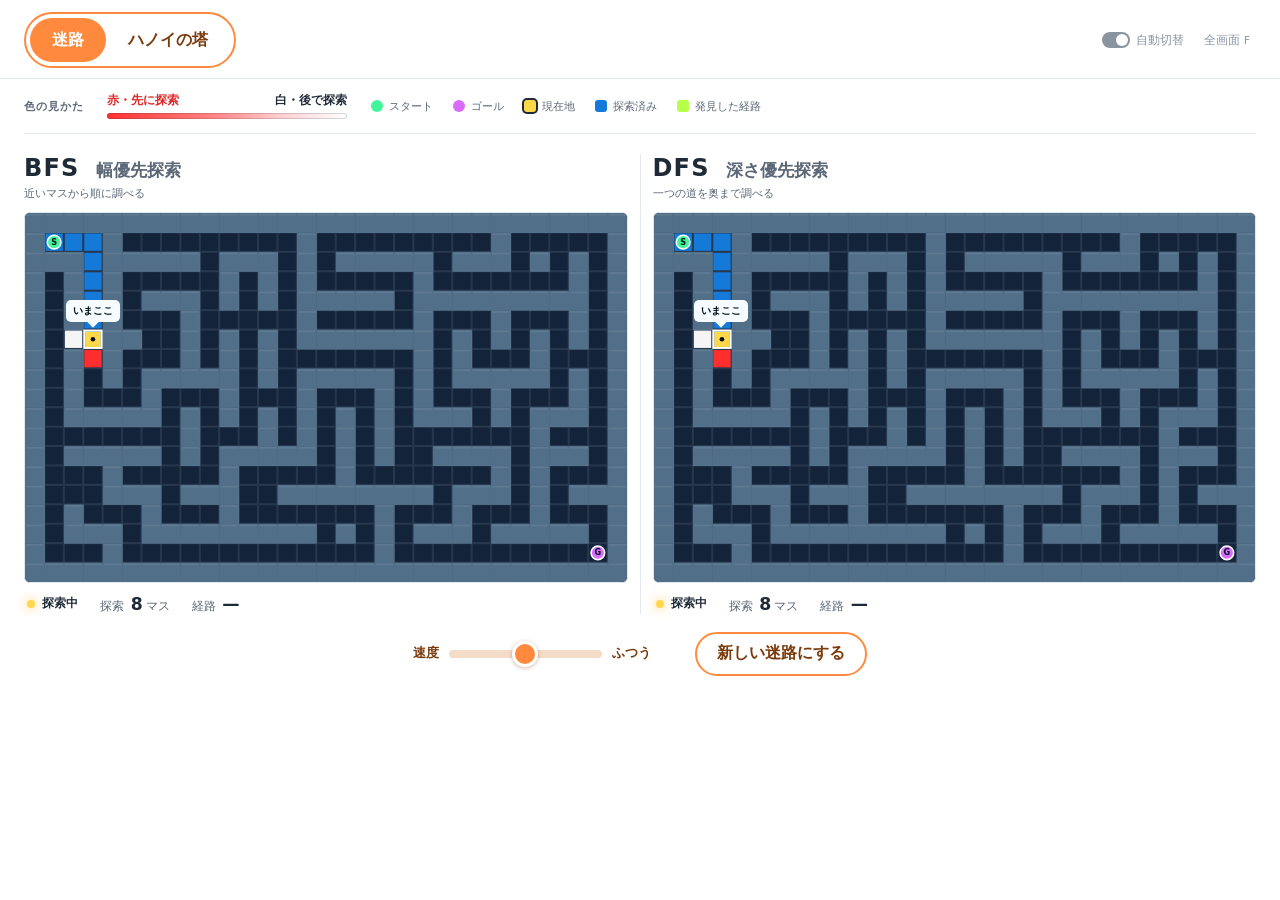
<file: index.html>
<!doctype html>
<html lang="ja">
  <head>
    <meta charset="UTF-8" />
    <title>探索アルゴリズム</title>
    <script>location.replace('search-demo/' + location.hash);</script>
    <meta http-equiv="refresh" content="0; url=search-demo/" />
  </head>
  <body><a href="search-demo/">探索アルゴリズムのデモを開く</a></body>
</html>
</file>
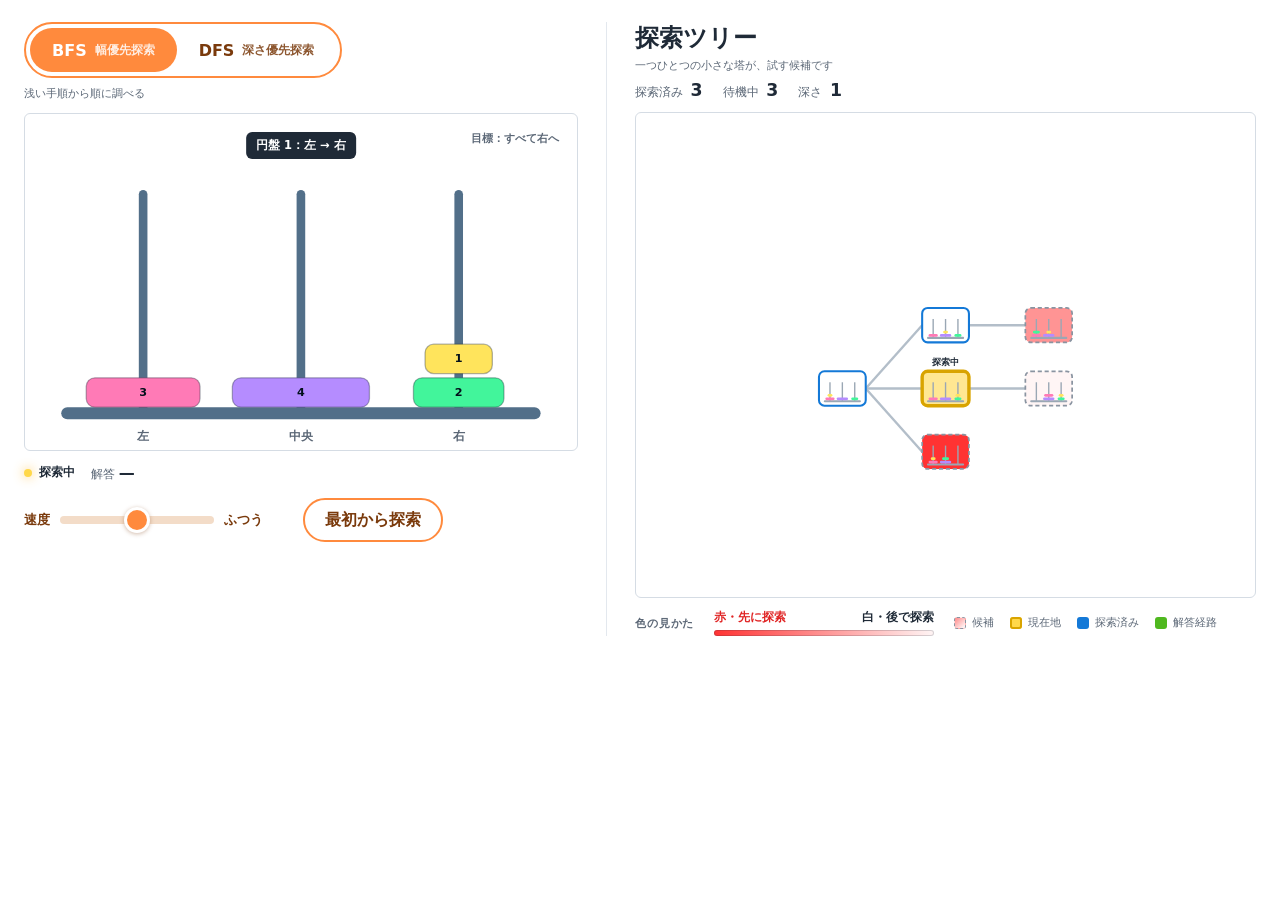
<file: hanoi-search/index.html>
<!doctype html>
<html lang="ja">
  <head>
    <meta charset="UTF-8" />
    <meta name="viewport" content="width=device-width, initial-scale=1.0" />
    <meta name="description" content="ハノイの塔を探索木と一緒に可視化するBFS・DFSデモ" />
    <title>ハノイの塔 | BFS・DFS探索</title>
    <link rel="stylesheet" href="../search-demo/controls.css" />
    <link rel="stylesheet" href="style.css" />
  </head>
  <body>
    <main class="app">
      <div class="workspace">
        <section class="tower-panel" aria-labelledby="algorithm-title">
          <header class="section-heading">
            <div>
              <h1 id="algorithm-title" class="sr-only">BFS <span>幅優先探索</span></h1>
              <!-- Choosing which search to watch belongs with its title. -->
              <div class="segmented" role="group" aria-label="探索アルゴリズム">
                <button type="button" data-algorithm="bfs" aria-pressed="true">BFS <small>幅優先探索</small></button>
                <button type="button" data-algorithm="dfs" aria-pressed="false">DFS <small>深さ優先探索</small></button>
              </div>
              <p id="algorithm-copy">浅い手順から順に調べる</p>
            </div>
          </header>

          <div class="tower-stage">
            <span class="goal-caption">目標：すべて右へ</span>
            <svg id="tower" viewBox="0 0 640 390" role="img" aria-labelledby="tower-title tower-desc">
              <title id="tower-title">現在探索しているハノイの塔</title>
              <desc id="tower-desc">ランダムに配置された4枚の円盤を右の柱へ集めます</desc>
              <g class="tower-structure" aria-hidden="true">
                <rect class="base" x="42" y="340" width="556" height="14" rx="7"></rect>
                <rect class="peg" x="132" y="88" width="10" height="258" rx="5"></rect>
                <rect class="peg" x="315" y="88" width="10" height="258" rx="5"></rect>
                <rect class="peg" x="498" y="88" width="10" height="258" rx="5"></rect>
                <text x="137" y="378">左</text><text x="320" y="378">中央</text><text x="503" y="378">右</text>
              </g>
              <g id="disks" aria-hidden="true"></g>
            </svg>
            <div class="move-caption" id="move-caption" aria-live="polite">開始状態</div>
          </div>

          <div class="solution-summary" aria-label="解答と再生">
            <div class="solution-state">
              <div class="status" id="status" role="status" aria-live="polite"><i aria-hidden="true"></i><span>探索中</span></div>
              <span class="solution-length">解答 <strong id="path-count">—</strong></span>
            </div>
            <div class="result-actions" id="result-actions" hidden>
              <button id="view-solution" class="ctl" type="button">解答経路を見る</button>
              <span id="countdown-label"><strong id="countdown">5</strong>秒後に次へ</span>
              <span id="hold-label" hidden>さわっている間は次へ進みません</span>
            </div>
          </div>

          <div class="playback">
            <label class="speed" for="speed"><span>速度</span><input id="speed" type="range" min="1" max="5" value="3" /><strong id="speed-label">ふつう</strong></label>
            <button id="restart" class="ctl" type="button">最初から探索</button>
          </div>
        </section>

        <section class="tree-panel" aria-labelledby="tree-title">
          <header class="section-heading tree-heading">
            <div>
              <h2 id="tree-title">探索ツリー</h2>
              <p>一つひとつの小さな塔が、試す候補です</p>
            </div>
          </header>

          <div class="metrics" aria-label="探索ツリーの状況">
            <span>探索済み <strong id="visited-count">0</strong></span>
            <span>待機中 <strong id="frontier-count">1</strong></span>
            <span>深さ <strong id="depth-count">0</strong></span>
          </div>

          <div class="tree-stage">
            <svg id="tree" viewBox="-450 -300 900 600" role="img" aria-labelledby="tree-svg-title tree-svg-desc">
              <title id="tree-svg-title">ハノイの塔の探索ツリー</title>
              <desc id="tree-svg-desc">発見された状態が親の右側へ枝分かれし、カメラが現在地へ緩やかに追従します</desc>
              <g id="tree-edges"></g>
              <g id="tree-nodes"></g>
            </svg>
            <span class="drag-hint" id="drag-hint" hidden>ドラッグでツリーを動かせます</span>
          </div>

          <div class="color-guide" aria-label="探索ツリーの色の説明">
            <span class="guide-title">色の見かた</span>
            <div class="frontier-key" aria-label="点線の枠は探索候補で、赤を先に、白を後で探索します">
              <span>赤・先に探索</span><span>白・後で探索</span><i aria-hidden="true"></i>
            </div>
            <div class="tree-legend">
              <span><i class="frontier"></i>候補</span>
              <span><i class="current"></i>現在地</span>
              <span><i class="visited"></i>探索済み</span>
              <span><i class="path"></i>解答経路</span>
            </div>
          </div>
        </section>
      </div>
    </main>

    <script src="../search-demo/bridge.js"></script>
    <script src="script.js"></script>
  </body>
</html>
</file>
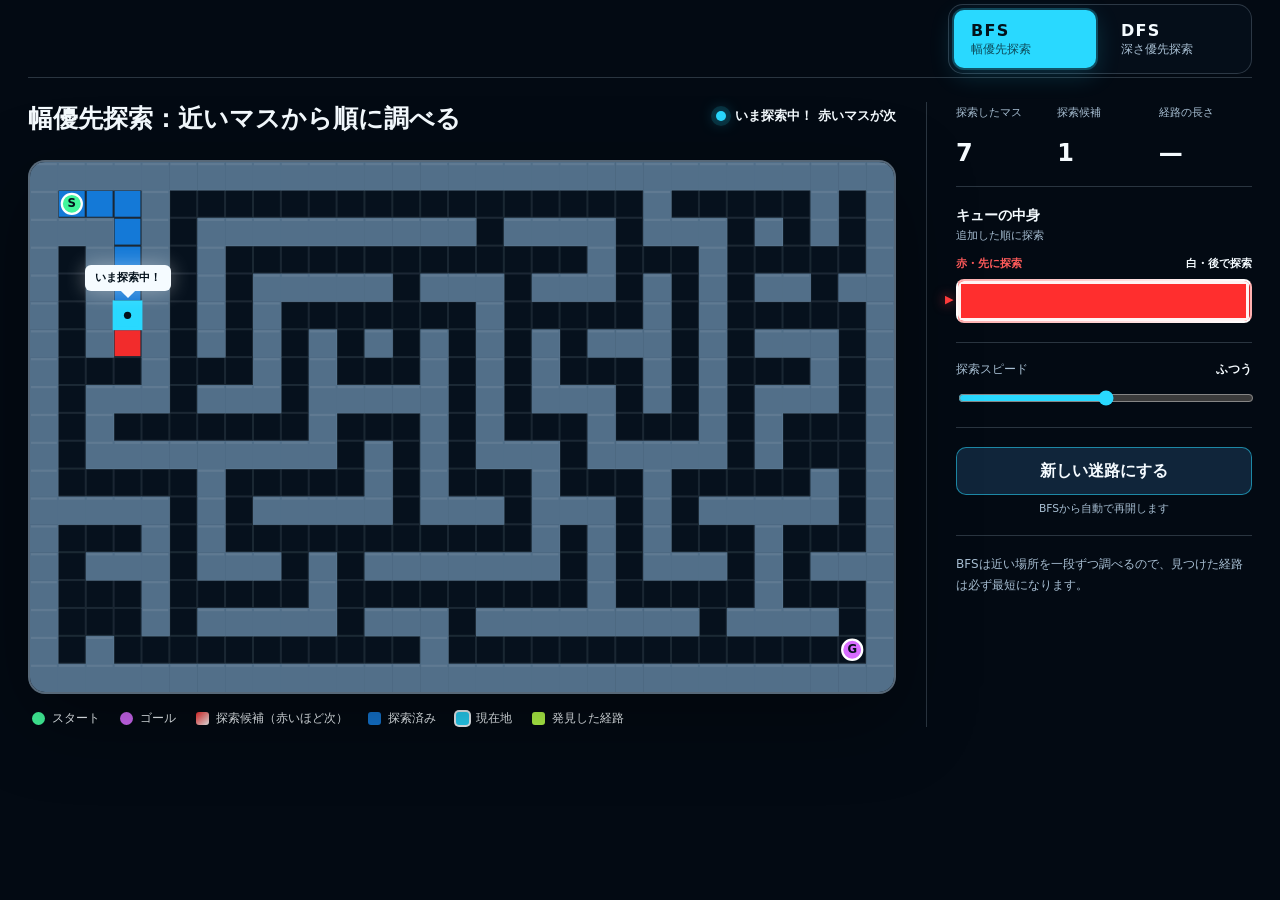
<file: maze-search/index.html>
<!doctype html>
<html lang="ja">
  <head>
    <meta charset="UTF-8" />
    <meta name="viewport" content="width=device-width, initial-scale=1.0" />
    <meta
      name="description"
      content="幅優先探索と深さ優先探索が同じ迷路を解く様子を自動で比較するデモ"
    />
    <title>迷路探索ラボ | BFS・DFS 自動デモ</title>
    <link rel="stylesheet" href="style.css" />
  </head>
  <body>
    <div class="app-shell">
      <header class="topbar">
        <div class="algorithm-switch" role="group" aria-label="探索アルゴリズム">
          <button class="algorithm-button active" type="button" data-algorithm="bfs" aria-pressed="true">
            <span>BFS</span>
            <small>幅優先探索</small>
          </button>
          <button class="algorithm-button" type="button" data-algorithm="dfs" aria-pressed="false">
            <span>DFS</span>
            <small>深さ優先探索</small>
          </button>
        </div>
      </header>

      <main class="workspace">
        <section class="maze-section" aria-labelledby="maze-heading">
          <div class="section-heading">
            <div>
              <h1 id="maze-heading">幅優先探索：近いマスから順に調べる</h1>
            </div>
            <div class="status searching" id="status" role="status" aria-live="polite">
              <span class="status-dot" aria-hidden="true"></span>
              <span id="status-text">まもなく探索を始めます</span>
            </div>
          </div>

          <div class="maze-frame" id="maze-frame">
            <canvas id="maze" aria-label="幅優先探索と深さ優先探索が自動で解く迷路"></canvas>
            <div class="current-label" id="current-label" hidden>いま探索中！</div>
          </div>

          <div class="legend" aria-label="迷路の色の凡例">
            <span><i class="legend-swatch start"></i>スタート</span>
            <span><i class="legend-swatch goal"></i>ゴール</span>
            <span><i class="legend-swatch frontier"></i>探索候補（赤いほど次）</span>
            <span><i class="legend-swatch visited"></i>探索済み</span>
            <span><i class="legend-swatch current"></i>現在地</span>
            <span><i class="legend-swatch path"></i>発見した経路</span>
          </div>
        </section>

        <aside class="control-panel" aria-label="探索の表示と設定">
          <section class="control-section metrics" aria-label="探索状況">
            <div>
              <span>探索したマス</span>
              <strong id="visited-count">0</strong>
            </div>
            <div>
              <span>探索候補</span>
              <strong id="frontier-count">0</strong>
            </div>
            <div>
              <span>経路の長さ</span>
              <strong id="path-count">—</strong>
            </div>
          </section>

          <section class="control-section frontier-section">
            <div class="control-heading">
              <div>
                <span id="frontier-title">キューの中身</span>
                <small id="frontier-subtitle">追加した順に探索</small>
              </div>
            </div>

            <div class="frontier-visual" aria-label="探索候補の順番">
              <div class="frontier-caption first">
                <strong>赤・先に探索</strong>
                <strong class="white-label">白・後で探索</strong>
              </div>
              <div class="frontier-track-wrap">
                <div class="frontier-pointer" aria-hidden="true">▶</div>
                <div class="frontier-track" id="frontier-track">
                  <span class="frontier-empty">候補を準備中</span>
                </div>
              </div>
            </div>
          </section>

          <section class="control-section speed-section">
            <label class="speed-control" for="speed">
              <span>探索スピード</span>
              <strong id="speed-label">ふつう</strong>
              <input id="speed" type="range" min="1" max="5" value="3" />
            </label>
          </section>

          <section class="control-section maze-action">
            <button id="new-maze" class="button" type="button">新しい迷路にする</button>
            <small>BFSから自動で再開します</small>
          </section>

          <p class="algorithm-note" id="algorithm-note">
            BFSは近い場所を一段ずつ調べるので、見つけた経路は必ず最短になります。
          </p>

        </aside>
      </main>
    </div>

    <script src="script.js"></script>
  </body>
</html>
</file>
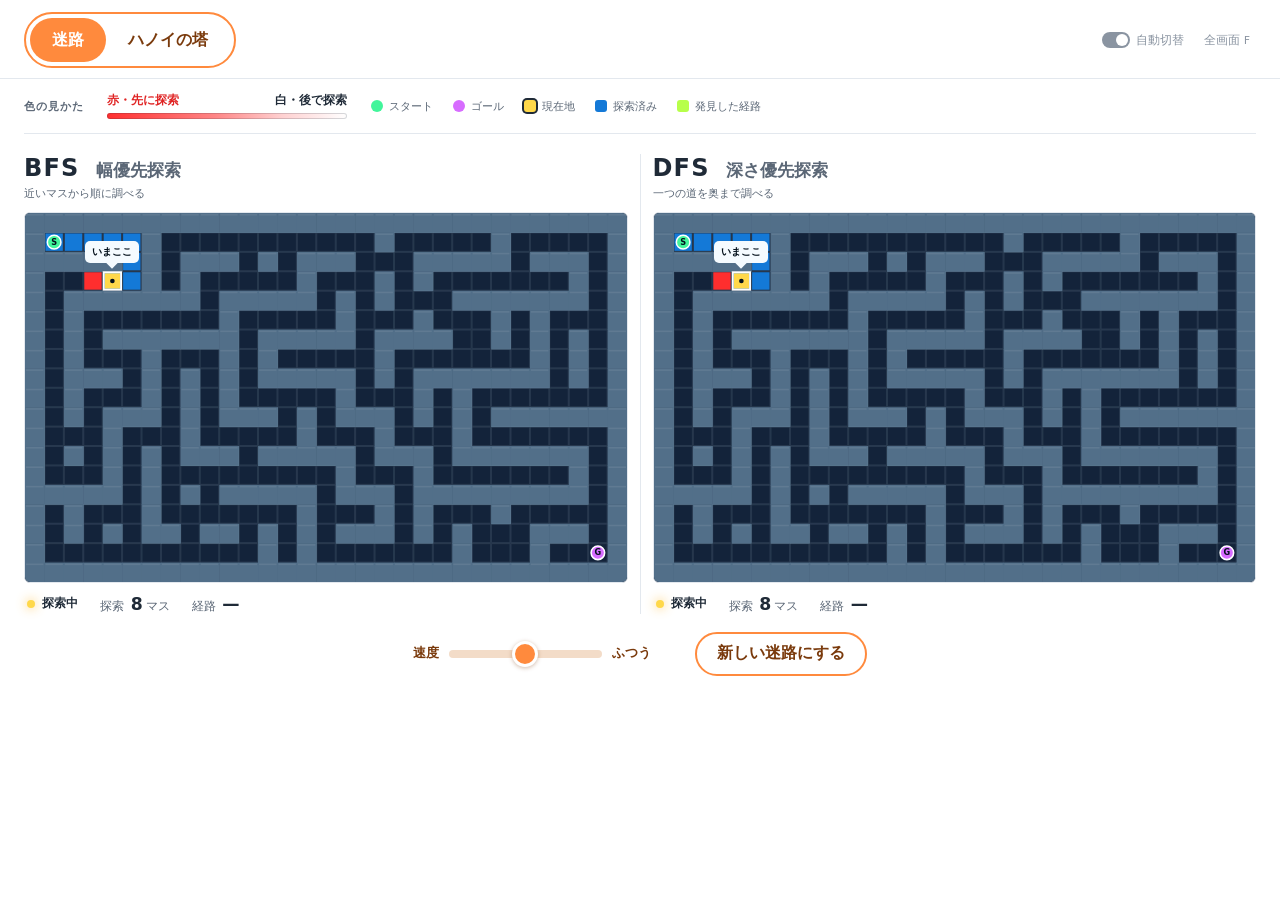
<file: search-demo/index.html>
<!doctype html>
<html lang="ja">
  <head>
    <meta charset="UTF-8" />
    <meta name="viewport" content="width=device-width, initial-scale=1" />
    <meta name="description" content="迷路とハノイの塔で、幅優先探索・深さ優先探索の動きを見比べる自動デモ" />
    <title>探索アルゴリズム | 迷路・ハノイの塔</title>
    <meta name="theme-color" content="#ffffff" />
    <link rel="manifest" href="manifest.webmanifest" />
    <link rel="stylesheet" href="controls.css" />
    <link rel="stylesheet" href="style.css" />
    <script src="script.js" defer></script>
  </head>
  <body>
    <header class="site-header">
      <nav class="segmented" aria-label="デモの切り替え">
        <button type="button" data-demo="maze" aria-pressed="true" aria-controls="demo-stage">迷路</button>
        <button type="button" data-demo="hanoi" aria-pressed="false" aria-controls="demo-stage">ハノイの塔</button>
      </nav>
      <!-- Staff settings: small and plain so visitors are not drawn to them. -->
      <div class="staff">
        <label class="auto-switch" title="迷路1回、ハノイのBFS・DFSが終わるごとに切り替えます">
          <input id="auto-switch" type="checkbox" role="switch" checked />
          <span>自動切替</span>
        </label>
        <button id="fullscreen" type="button" aria-label="全画面表示" aria-pressed="false">全画面 <kbd>F</kbd></button>
      </div>
    </header>
    <main id="demo-stage" aria-label="探索デモ"></main>
    <noscript>JavaScriptを有効にしてください。<a href="../maze-search/compare.html">迷路</a>・<a href="../hanoi-search/index.html">ハノイの塔</a></noscript>
  </body>
</html>
</file>
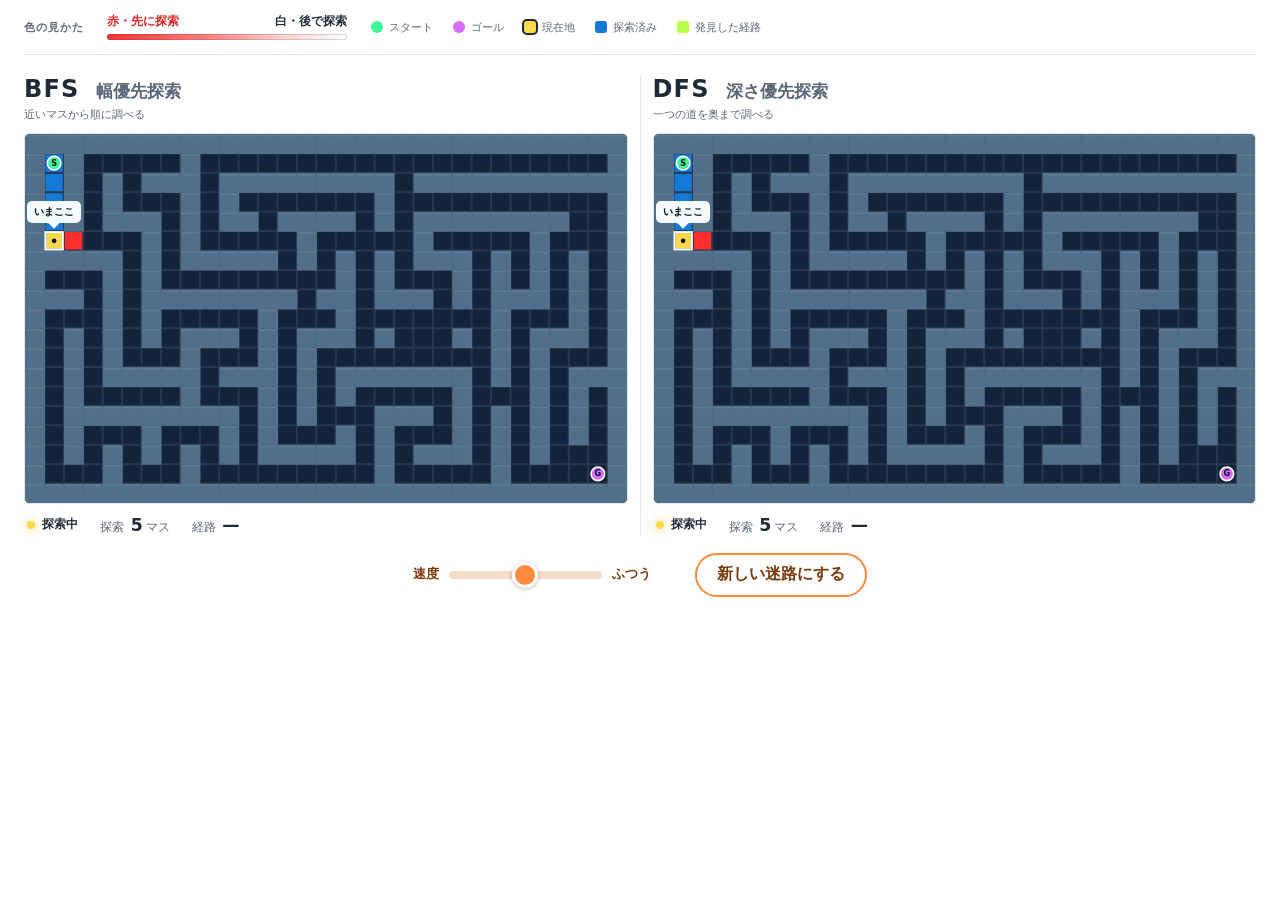
<file: maze-search/compare.html>
<!doctype html>
<html lang="ja">
  <head>
    <meta charset="UTF-8" />
    <meta name="viewport" content="width=device-width, initial-scale=1.0" />
    <meta name="description" content="同じ迷路をBFSとDFSが同時に探索する比較デモ" />
    <title>BFS・DFS 同時比較</title>
    <link rel="stylesheet" href="../search-demo/controls.css" />
    <link rel="stylesheet" href="compare.css" />
  </head>
  <body>
    <main class="app">
      <div class="color-guide" aria-label="両方の迷路に共通する色の説明">
        <span class="guide-title">色の見かた</span>
        <div class="shared-order" aria-label="探索候補は赤を先に、白を後で探索します">
          <span>赤・先に探索</span><span>白・後で探索</span>
          <i aria-hidden="true"></i>
        </div>
        <div class="legend">
          <span><i class="start"></i>スタート</span>
          <span><i class="goal"></i>ゴール</span>
          <span><i class="current"></i>現在地</span>
          <span><i class="visited"></i>探索済み</span>
          <span><i class="path"></i>発見した経路</span>
        </div>
      </div>

      <div class="comparison">
        <section class="algorithm-panel" aria-labelledby="bfs-title">
          <header class="panel-heading">
            <div>
              <h1 id="bfs-title">BFS <span>幅優先探索</span></h1>
              <p>近いマスから順に調べる</p>
            </div>
          </header>

          <div class="maze-frame" id="bfs-frame">
            <canvas id="bfs-maze" aria-label="幅優先探索の迷路"></canvas>
            <div class="current-label" id="bfs-current" hidden>いまここ</div>
          </div>

          <div class="stats" aria-label="幅優先探索の結果">
            <div class="status" id="bfs-status" role="status" aria-live="polite"><i aria-hidden="true"></i><span>準備中</span></div>
            <span>探索 <strong id="bfs-visited">0</strong>マス</span>
            <span>経路 <strong id="bfs-path">—</strong></span>
          </div>
        </section>

        <section class="algorithm-panel dfs-panel" aria-labelledby="dfs-title">
          <header class="panel-heading">
            <div>
              <h1 id="dfs-title">DFS <span>深さ優先探索</span></h1>
              <p>一つの道を奥まで調べる</p>
            </div>
          </header>

          <div class="maze-frame" id="dfs-frame">
            <canvas id="dfs-maze" aria-label="深さ優先探索の迷路"></canvas>
            <div class="current-label" id="dfs-current" hidden>いまここ</div>
          </div>

          <div class="stats" aria-label="深さ優先探索の結果">
            <div class="status" id="dfs-status" role="status" aria-live="polite"><i aria-hidden="true"></i><span>準備中</span></div>
            <span>探索 <strong id="dfs-visited">0</strong>マス</span>
            <span>経路 <strong id="dfs-path">—</strong></span>
          </div>
        </section>
      </div>

      <!-- Watching the boards: slow down or try another maze right below them. -->
      <div class="playback">
        <label class="speed" for="speed">
          <span>速度</span>
          <input id="speed" type="range" min="1" max="5" value="3" />
          <strong id="speed-label">ふつう</strong>
        </label>
        <button id="new-maze" class="ctl" type="button">新しい迷路にする</button>
      </div>
    </main>

    <script src="../search-demo/bridge.js"></script>
    <script src="compare.js"></script>
  </body>
</html>
</file>
<file: search-demo/controls.css>
/* Shared look for everything a visitor can touch. Only these elements use the accent color. */
:root {
  --accent: #ff8a3d;
  --accent-soft: #fff1e6;
  --accent-ink: #7a3a0c;
  --current: #ffd84a;
  --board: #13233a;
  --board-text: #f5fbff;
  --board-muted: #a8bfd3;
}

/* Switches between views: one pill, the chosen side is filled. */
.segmented {
  display: inline-flex;
  padding: 4px;
  border: 2px solid var(--accent);
  border-radius: 999px;
  background: #ffffff;
}
.segmented button {
  min-height: 44px;
  display: inline-flex;
  align-items: center;
  justify-content: center;
  gap: 8px;
  padding: 0 22px;
  border: 0;
  border-radius: 999px;
  background: transparent;
  color: var(--accent-ink);
  font: inherit;
  font-weight: 800;
  white-space: nowrap;
  cursor: pointer;
  touch-action: manipulation;
  -webkit-tap-highlight-color: transparent;
}
.segmented button:hover { background: var(--accent-soft); }
.segmented button[aria-pressed="true"] { background: var(--accent); color: #ffffff; cursor: default; }
.segmented small { font-size: 0.72em; font-weight: 700; opacity: 0.85; }

/* One-shot actions. */
.ctl {
  min-height: 44px;
  display: inline-flex;
  align-items: center;
  justify-content: center;
  gap: 6px;
  padding: 0 20px;
  border: 2px solid var(--accent);
  border-radius: 999px;
  background: #ffffff;
  color: var(--accent-ink);
  font: inherit;
  font-weight: 800;
  white-space: nowrap;
  cursor: pointer;
  touch-action: manipulation;
  -webkit-tap-highlight-color: transparent;
}
.ctl:hover { background: var(--accent-soft); }
.ctl:disabled { cursor: default; opacity: 0.5; }

/* Speed slider: no frame, the big knob is the affordance. */
.speed {
  min-height: 44px;
  display: inline-flex;
  align-items: center;
  gap: 10px;
  color: var(--accent-ink);
  font-size: 0.8rem;
  font-weight: 800;
  white-space: nowrap;
  cursor: pointer;
  touch-action: manipulation;
}
.speed strong { min-width: 4em; font-weight: 800; }
.speed input {
  appearance: none;
  width: clamp(110px, 12vw, 180px);
  height: 32px;
  margin: 0;
  border-radius: 16px;
  background: transparent;
  cursor: pointer;
}
.speed input::-webkit-slider-runnable-track { height: 8px; border-radius: 4px; background: #f3dcc8; }
.speed input::-moz-range-track { height: 8px; border-radius: 4px; background: #f3dcc8; }
.speed input::-webkit-slider-thumb {
  appearance: none;
  width: 26px;
  height: 26px;
  margin-top: -9px;
  border: 3px solid #ffffff;
  border-radius: 50%;
  background: var(--accent);
  box-shadow: 0 1px 4px rgba(122, 58, 12, 0.35);
}
.speed input::-moz-range-thumb { width: 20px; height: 20px; border: 3px solid #ffffff; border-radius: 50%; background: var(--accent); box-shadow: 0 1px 4px rgba(122, 58, 12, 0.35); }

.segmented button:focus-visible, .ctl:focus-visible, .speed input:focus-visible { outline: 3px solid #1f2a37; outline-offset: 3px; }

/* Tapping something that only displays information makes the controls blink. */
.tap-hint .segmented, .tap-hint .ctl, .tap-hint .speed input { animation: ctl-pulse 0.45s ease-in-out 3; }
@keyframes ctl-pulse {
  50% { box-shadow: 0 0 0 6px rgba(255, 138, 61, 0.45); }
}
.tap-toast {
  position: fixed;
  z-index: 50;
  padding: 8px 12px;
  border-radius: 8px;
  background: rgba(31, 42, 55, 0.94);
  color: #ffffff;
  font-size: 0.8rem;
  font-weight: 800;
  white-space: nowrap;
  pointer-events: none;
  transform: translate(-50%, calc(-100% - 14px));
  animation: toast 1.8s ease forwards;
}
@keyframes toast {
  0% { opacity: 0; }
  10%, 75% { opacity: 1; }
  100% { opacity: 0; }
}

@media (prefers-reduced-motion: reduce) {
  .tap-hint .segmented, .tap-hint .ctl, .tap-hint .speed input { animation: none; outline: 3px solid var(--accent); }
}
</file>
<file: hanoi-search/style.css>
:root {
  color-scheme: light;
  --bg: #ffffff;
  --surface: #ffffff;
  --surface-raised: #10253a;
  --line: #e3e8ee;
  --line-strong: rgba(200, 224, 245, 0.46);
  --text: #1f2a37;
  --muted: #5b6776;
  --cyan: #29d9ff;
  --green: #42f59b;
  --path: #4fb81f;
  --current-edge: #d9a400;
  --visited: #1479d7;
  --peg: #526f89;
  font-family: Inter, "Noto Sans JP", "Yu Gothic UI", "Meiryo", system-ui, sans-serif;
}

* { box-sizing: border-box; }

[hidden] { display: none !important; }
.sr-only { position: absolute; width: 1px; height: 1px; overflow: hidden; clip-path: inset(50%); white-space: nowrap; }

body {
  margin: 0;
  min-width: 320px;
  min-height: 100vh;
  overflow-x: hidden;
  background: var(--bg);
  color: var(--text);
}

button,
input { font: inherit; }

button:focus-visible,
input:focus-visible {
  outline: 3px solid rgba(41, 217, 255, 0.6);
  outline-offset: 3px;
}

.app {
  width: min(1600px, 100%);
  margin: 0 auto;
  padding: 0 24px 24px;
}

.guide-title { color: var(--muted); font-size: 0.7rem; font-weight: 800; letter-spacing: 0.08em; }

.playback {
  display: flex;
  align-items: center;
  flex-wrap: wrap;
  gap: 12px 28px;
  padding-top: 4px;
}

.frontier-key {
  display: grid;
  grid-template-columns: 1fr 1fr;
  width: 220px;
  flex: none;
  align-items: center;
  gap: 5px 10px;
  color: var(--text);
  font-size: 0.73rem;
  font-weight: 800;
  white-space: nowrap;
}

.frontier-key span:first-child { color: #e02424; }
.frontier-key span:nth-child(2) { text-align: right; }

.frontier-key i {
  grid-column: 1 / -1;
  height: 6px;
  border-radius: 3px;
  background: linear-gradient(to right, hsl(0 100% 60%), hsl(0 100% 79%), hsl(0 100% 98%));
  box-shadow: inset 0 0 0 1px rgba(31, 42, 55, 0.18);
}

.workspace {
  display: grid;
  grid-template-columns: minmax(420px, 0.92fr) minmax(520px, 1.08fr);
  gap: 28px;
  padding-top: 22px;
}

.tower-panel,
.tree-panel { min-width: 0; }

.tree-panel {
  padding-left: 28px;
  border-left: 1px solid var(--line);
}

.section-heading {
  min-height: 58px;
  display: flex;
  align-items: flex-start;
  justify-content: space-between;
  gap: 16px;
}

.section-heading h1,
.section-heading h2,
.section-heading p { margin: 0; }

.section-heading h1,
.section-heading h2 { font-size: clamp(1.15rem, 2vw, 1.48rem); }

.section-heading h1 span {
  margin-left: 7px;
  color: var(--muted);
  font-size: 0.7em;
}

.section-heading p { margin-top: 4px; color: var(--muted); font-size: 0.7rem; }
.tower-panel .section-heading { padding-bottom: 12px; }
.tower-panel .section-heading p { margin-top: 8px; }

.status {
  display: inline-flex;
  align-items: center;
  gap: 7px;
  margin-top: 4px;
  font-size: 0.72rem;
  font-weight: 800;
}

.status i {
  width: 8px;
  height: 8px;
  border-radius: 50%;
  background: var(--current);
  box-shadow: 0 0 11px rgba(255, 182, 39, 0.8);
}

.status.done i { background: var(--path); box-shadow: none; }

.tower-stage,
.tree-stage {
  position: relative;
  overflow: hidden;
  border: 1px solid #d5dce4;
  border-radius: 6px;
  background: var(--surface);
}

#tower {
  display: block;
  width: 100%;
  height: auto;
  max-height: 560px;
}

.tower-structure .base,
.tower-structure .peg { fill: var(--peg); }

.tower-structure text {
  fill: var(--muted);
  font-size: 14px;
  font-weight: 700;
  text-anchor: middle;
}

.disk {
  transition: transform 0.18s ease;
}

.disk rect { stroke: rgba(31, 42, 55, 0.35); stroke-width: 1.5px; }

.disk text {
  fill: #03101b;
  font-size: 13px;
  font-weight: 900;
  text-anchor: middle;
  dominant-baseline: central;
}

.move-caption {
  position: absolute;
  left: 50%;
  top: 18px;
  transform: translateX(-50%);
  padding: 6px 10px;
  border-radius: 6px;
  background: #1f2a37;
  color: #ffffff;
  font-size: 0.72rem;
  font-weight: 800;
  white-space: nowrap;
}

.goal-caption {
  position: absolute;
  z-index: 2;
  top: 18px;
  right: 18px;
  color: var(--muted);
  font-size: 0.68rem;
  font-weight: 700;
}

.result-actions {
  display: flex;
  align-items: center;
  justify-content: flex-start;
  flex-wrap: wrap;
  gap: 13px;
  padding: 0;
}

.solution-summary {
  display: flex;
  align-items: center;
  flex-wrap: wrap;
  gap: 10px 20px;
  padding: 12px 0;
}
.solution-state { display: flex; align-items: center; gap: 16px; }
.solution-state .status { margin: 0; }
.solution-length { color: var(--muted); font-size: 0.72rem; white-space: nowrap; }
.solution-length strong { color: var(--text); font-size: 1rem; }

.result-actions span {
  min-width: 7.5rem;
  color: var(--muted);
  font-size: 0.7rem;
}

.result-actions span strong {
  margin-right: 3px;
  color: var(--text);
  font-size: 1rem;
  font-variant-numeric: tabular-nums;
}

.metrics {
  display: flex;
  justify-content: flex-start;
  flex-wrap: wrap;
  gap: 20px;
  padding: 0 0 12px;
  color: var(--muted);
  font-size: 0.72rem;
}

.metrics strong {
  margin-left: 4px;
  color: var(--text);
  font-size: 1.08rem;
  font-variant-numeric: tabular-nums;
}

.tree-depth {
  margin-top: 5px;
  color: var(--muted);
  font-size: 0.7rem;
}

.tree-depth strong { color: var(--text); font-size: 1rem; }

.tree-stage { height: min(54vh, 540px); min-height: 340px; }

#tree { display: block; width: 100%; height: 100%; user-select: none; }

/* After a search ends the tree can be dragged; the orange frame marks it as touchable. */
.tree-stage.draggable { border-color: var(--accent); cursor: grab; touch-action: none; }
.tree-stage.dragging { cursor: grabbing; }
.drag-hint {
  position: absolute;
  left: 50%;
  bottom: 12px;
  transform: translateX(-50%);
  padding: 6px 14px;
  border-radius: 999px;
  background: var(--accent);
  color: #ffffff;
  font-size: 0.75rem;
  font-weight: 800;
  white-space: nowrap;
  pointer-events: none;
  transition: opacity 0.2s;
}
.tree-stage.dragging .drag-hint { opacity: 0; }

/* The replay button shares the solution path's green, so it reads as "show that green path". */
#view-solution { border-color: #3f9e17; color: #2b6a0f; }
#view-solution:hover { background: #eef8e8; }
/* Offered after the tree has been dragged. */
#view-solution.suggested { background: #3f9e17; color: #ffffff; animation: suggest 0.9s ease-in-out 4; }
.drag-hint.suggest { background: #3f9e17; }
@keyframes suggest {
  50% { box-shadow: 0 0 0 8px rgba(79, 184, 31, 0.4); }
}
@media (prefers-reduced-motion: reduce) {
  #view-solution.suggested { animation: none; }
}

.tree-edge {
  stroke: #b3bec9;
  stroke-width: 3.5;
  stroke-linecap: round;
}

.tree-edge.solution {
  stroke: var(--path);
  stroke-width: 6;
  filter: drop-shadow(0 0 5px rgba(79, 184, 31, 0.8));
}

.tree-node .node-bg {
  fill: #ffffff;
  stroke: var(--visited);
  stroke-width: 3;
}

.tree-node.frontier .node-bg { stroke: #8a94a1; stroke-width: 2.5; stroke-dasharray: 6 4; }
.tree-node.current .node-bg { stroke: var(--current-edge); fill: var(--current); fill-opacity: 0.6; stroke-width: 5; stroke-dasharray: none; }
.tree-node.solution .node-bg { stroke: var(--path); stroke-width: 5; stroke-dasharray: none; filter: drop-shadow(0 0 6px rgba(79, 184, 31, 0.75)); }
.tree-node.current.solution .node-bg {
  stroke: var(--current-edge);
  fill: var(--current);
  fill-opacity: 0.6;
  stroke-width: 5;
}

.mini-base,
.mini-peg { fill: #9aa7b4; }

.now-label {
  fill: var(--text);
  font-size: 13px;
  font-weight: 900;
  text-anchor: middle;
}

.tree-legend {
  display: flex;
  justify-content: flex-start;
  flex-wrap: wrap;
  gap: 9px 16px;
  padding: 0;
  color: var(--muted);
  font-size: 0.68rem;
}

.color-guide { display: flex; align-items: center; flex-wrap: wrap; gap: 12px 20px; padding-top: 12px; }

.tree-legend span { display: inline-flex; align-items: center; gap: 6px; }
.tree-legend i { width: 12px; height: 12px; border-radius: 3px; }
.tree-legend .current { background: var(--current); box-shadow: inset 0 0 0 2px var(--current-edge); }
.tree-legend .frontier { border: 1.5px dashed #8a94a1; background: linear-gradient(135deg, #ff8a8a, #ffffff); }
.tree-legend .visited { background: var(--visited); }
.tree-legend .path { background: var(--path); }

@media (max-width: 1080px) {
  .workspace { grid-template-columns: 1fr; }
  .tree-panel { padding: 24px 0 0; border-top: 1px solid var(--line); border-left: 0; }
  .tree-stage { height: 520px; }
}

@media (max-width: 620px) {
  .app { padding-inline: 13px; }
  .tower-panel .segmented { width: 100%; }
  .tower-panel .segmented button { flex: 1; padding-inline: 8px; }
  .playback > * { flex: 1; }
  .speed input { flex: 1; }
  .frontier-key { font-size: 0.66rem; }
  .workspace { padding-top: 17px; }
  .section-heading h1 span { display: block; margin: 2px 0 0; }
  .tower-stage { border-radius: 11px; }
  .tree-stage { min-height: 380px; height: 470px; }
  .metrics { gap: 8px 20px; }
  .tree-legend { justify-content: flex-start; }
}

@media (prefers-reduced-motion: reduce) {
  .disk { transition-duration: 0.01ms; }
}
</file>
<file: maze-search/style.css>
:root {
  color-scheme: dark;
  --bg: #030a13;
  --surface: #091624;
  --surface-raised: #10253a;
  --line: rgba(200, 224, 245, 0.2);
  --line-strong: rgba(200, 224, 245, 0.42);
  --text: #f5fbff;
  --muted: #a8bfd3;
  --cyan: #29d9ff;
  --yellow: #ffe45c;
  --green: #42f59b;
  --pink: #d76cff;
  --path: #b7ff4a;
  --visited: #1479d7;
  --wall: #526f89;
  font-family: Inter, "Noto Sans JP", "Yu Gothic UI", "Meiryo", system-ui, sans-serif;
}

* { box-sizing: border-box; }

body {
  margin: 0;
  min-width: 320px;
  min-height: 100vh;
  background: var(--bg);
  color: var(--text);
}

button,
input { font: inherit; }

button { color: inherit; }

button:focus-visible,
input:focus-visible {
  outline: 3px solid rgba(41, 217, 255, 0.6);
  outline-offset: 3px;
}

.app-shell {
  width: min(1520px, 100%);
  margin: 0 auto;
  padding: 0 28px 30px;
}

.topbar {
  min-height: 78px;
  display: flex;
  align-items: center;
  justify-content: flex-end;
  border-bottom: 1px solid var(--line);
}

h1,
h2,
p { margin-top: 0; }

.algorithm-switch {
  display: flex;
  gap: 8px;
  padding: 5px;
  border: 1px solid var(--line);
  border-radius: 15px;
  background: #050e19;
}

.algorithm-button {
  min-width: 142px;
  padding: 11px 17px;
  border: 0;
  border-radius: 10px;
  background: transparent;
  text-align: left;
  cursor: pointer;
}

.algorithm-button span,
.algorithm-button small { display: block; }

.algorithm-button span {
  font-weight: 900;
  letter-spacing: 0.08em;
}

.algorithm-button small {
  margin-top: 2px;
  color: var(--muted);
  font-size: 0.73rem;
}

.algorithm-button.active {
  background: var(--cyan);
  color: #03131b;
  box-shadow: 0 0 0 2px rgba(41, 217, 255, 0.25), 0 7px 24px rgba(41, 217, 255, 0.18);
}

.algorithm-button.active small { color: rgba(3, 19, 27, 0.72); }

.workspace {
  display: grid;
  grid-template-columns: minmax(0, 1fr) 326px;
  gap: 30px;
  padding-top: 24px;
}

.maze-section { min-width: 0; }

.section-heading {
  min-height: 58px;
  display: flex;
  align-items: flex-start;
  justify-content: space-between;
  gap: 20px;
}

.section-heading h1 {
  margin-bottom: 12px;
  font-size: clamp(1.16rem, 2vw, 1.55rem);
  font-weight: 800;
}

.status {
  display: inline-flex;
  align-items: center;
  gap: 9px;
  flex: 0 0 auto;
  margin-top: 5px;
  color: var(--text);
  font-size: 0.83rem;
  font-weight: 650;
}

.status-dot {
  width: 10px;
  height: 10px;
  border-radius: 50%;
  background: var(--green);
  box-shadow: 0 0 0 5px rgba(66, 245, 155, 0.13);
}

.status.searching .status-dot {
  background: var(--cyan);
  box-shadow: 0 0 0 5px rgba(41, 217, 255, 0.14), 0 0 15px rgba(41, 217, 255, 0.6);
}

.status.complete .status-dot {
  background: var(--path);
  box-shadow: 0 0 0 5px rgba(183, 255, 74, 0.13), 0 0 15px rgba(183, 255, 74, 0.65);
}

.status.failed .status-dot { background: var(--pink); }

.maze-frame {
  position: relative;
  width: 100%;
  min-height: 360px;
  overflow: hidden;
  border: 2px solid var(--line-strong);
  border-radius: 17px;
  background: #06111d;
  box-shadow: 0 24px 80px rgba(0, 0, 0, 0.38);
}

#maze {
  display: block;
  width: 100%;
  height: auto;
}

.current-label {
  position: absolute;
  z-index: 2;
  transform: translate(-50%, calc(-100% - 10px));
  padding: 6px 10px;
  border-radius: 6px;
  background: var(--text);
  color: #03101b;
  font-size: 0.68rem;
  font-weight: 900;
  white-space: nowrap;
  pointer-events: none;
  box-shadow: 0 0 20px rgba(255, 255, 255, 0.38);
}

.current-label::after {
  position: absolute;
  left: 50%;
  bottom: -5px;
  width: 10px;
  height: 10px;
  background: var(--text);
  content: "";
  transform: translateX(-50%) rotate(45deg);
}

.legend {
  display: flex;
  flex-wrap: wrap;
  gap: 12px 20px;
  padding: 16px 4px 0;
  color: var(--text);
  font-size: 0.75rem;
}

.legend span {
  display: inline-flex;
  align-items: center;
  gap: 7px;
}

.legend-swatch {
  width: 13px;
  height: 13px;
  border-radius: 3px;
}

.legend-swatch.start { background: var(--green); border-radius: 50%; }
.legend-swatch.goal { background: var(--pink); border-radius: 50%; }
.legend-swatch.frontier { background: linear-gradient(135deg, #ff2f2f, #ffffff); }
.legend-swatch.visited { background: var(--visited); }
.legend-swatch.current { background: var(--cyan); box-shadow: 0 0 0 2px var(--text); }
.legend-swatch.path { background: var(--path); }

.control-panel {
  border-left: 1px solid var(--line);
  padding-left: 29px;
}

.control-section {
  padding: 19px 0;
  border-bottom: 1px solid var(--line);
}

.metrics {
  display: grid;
  grid-template-columns: repeat(3, 1fr);
  gap: 8px;
  padding-top: 4px;
}

.metrics span,
.metrics strong { display: block; }

.metrics span {
  min-height: 33px;
  color: var(--muted);
  font-size: 0.68rem;
}

.metrics strong {
  color: var(--text);
  font-size: 1.5rem;
  font-variant-numeric: tabular-nums;
}

.control-heading {
  display: flex;
  align-items: flex-start;
  justify-content: space-between;
  gap: 10px;
  margin-bottom: 14px;
}

.control-heading span,
.control-heading small { display: block; }

.control-heading span {
  font-size: 0.9rem;
  font-weight: 800;
}

.control-heading small {
  margin-top: 3px;
  color: var(--muted);
  font-size: 0.69rem;
}

.control-heading code {
  padding: 4px 7px;
  border: 1px solid var(--line-strong);
  border-radius: 5px;
  color: var(--cyan);
  font-size: 0.68rem;
}

.frontier-visual {
  display: grid;
  grid-template-rows: auto 44px;
  gap: 8px;
}

.frontier-caption {
  display: flex;
  justify-content: space-between;
  align-items: baseline;
  font-size: 0.67rem;
}

.frontier-caption strong { color: var(--text); }
.frontier-caption span { color: var(--muted); }
.frontier-caption.first strong { color: #ff5b5b; }
.frontier-caption.first .white-label { color: var(--text); }

.frontier-track-wrap {
  position: relative;
  display: flex;
  width: 100%;
  min-height: 0;
}

.frontier-pointer {
  position: absolute;
  z-index: 2;
  top: 14px;
  left: -11px;
  color: #ff3b3b;
  font-size: 0.7rem;
  filter: drop-shadow(0 0 6px rgba(255, 59, 59, 0.85));
}

.frontier-track {
  position: relative;
  display: flex;
  flex-direction: row;
  width: 100%;
  min-height: 100%;
  overflow: hidden;
  border: 2px solid rgba(255, 255, 255, 0.62);
  border-radius: 8px;
  background: linear-gradient(to right, #ff2f2f, #ff7777 38%, #ffc4c4 70%, #ffffff);
}

.frontier-item {
  flex: 1 1 0;
  min-height: 2px;
  border-right: 1px solid rgba(3, 10, 19, 0.16);
}

.frontier-item:first-child {
  box-shadow: inset 0 0 0 3px rgba(255, 255, 255, 0.95);
}

.frontier-empty {
  position: absolute;
  inset: 0;
  display: grid;
  place-items: center;
  padding: 12px;
  background: rgba(3, 10, 19, 0.84);
  color: var(--muted);
  font-size: 0.67rem;
  text-align: center;
  writing-mode: vertical-rl;
}

.speed-control {
  display: grid;
  grid-template-columns: 1fr auto;
  gap: 10px;
  color: var(--muted);
  font-size: 0.74rem;
}

.speed-control strong { color: var(--text); }

.speed-control input {
  grid-column: 1 / -1;
  width: 100%;
  accent-color: var(--cyan);
}

.maze-action {
  display: grid;
  gap: 7px;
}

.button {
  min-height: 48px;
  padding: 11px 16px;
  border: 1px solid rgba(41, 217, 255, 0.55);
  border-radius: 10px;
  background: var(--surface-raised);
  color: var(--text);
  font-weight: 800;
  cursor: pointer;
  transition: transform 0.14s ease, background 0.14s ease;
}

.button:hover { background: #17334c; }
.button:active { transform: translateY(1px); }
.maze-action small { color: var(--muted); font-size: 0.67rem; text-align: center; }

.algorithm-note {
  margin: 18px 0 0;
  color: var(--muted);
  font-size: 0.75rem;
  line-height: 1.72;
}

@media (max-width: 980px) {
  .app-shell { padding-inline: 20px; }
  .workspace { grid-template-columns: 1fr; }
  .control-panel {
    display: grid;
    grid-template-columns: repeat(2, minmax(0, 1fr));
    gap: 0 25px;
    border-top: 1px solid var(--line);
    border-left: 0;
    padding-top: 20px;
    padding-left: 0;
  }
  .frontier-section { grid-row: span 2; }
  .algorithm-note { align-self: center; }
}

@media (max-width: 680px) {
  .app-shell { padding-inline: 14px; }
  .topbar {
    min-height: 0;
    padding: 14px 0;
  }
  .algorithm-switch { width: 100%; }
  .algorithm-button { flex: 1; min-width: 0; }
  .workspace { gap: 21px; padding-top: 20px; }
  .section-heading { display: block; }
  .status { margin: 0 0 13px; }
  .maze-frame { min-height: 230px; border-radius: 13px; }
  .legend { gap: 10px 14px; }
  .control-panel { grid-template-columns: 1fr; }
  .frontier-section { grid-row: auto; }
}

@media (prefers-reduced-motion: reduce) {
  *, *::before, *::after {
    animation-duration: 0.01ms !important;
    animation-iteration-count: 1 !important;
    transition-duration: 0.01ms !important;
  }
}
</file>
<file: search-demo/style.css>
:root {
  color-scheme: light;
  font-family: Inter, "Noto Sans JP", "Yu Gothic UI", "Meiryo", system-ui, sans-serif;
  background: #ffffff;
  color: #1f2a37;
}

* { box-sizing: border-box; }
body { margin: 0; height: 100vh; height: 100dvh; display: flex; flex-direction: column; min-width: 320px; }
.site-header {
  flex: none;
  display: flex;
  align-items: center;
  gap: 16px;
  padding: 12px max(24px, calc((100vw - 1552px) / 2)) 10px;
  border-bottom: 1px solid #e3e8ee;
}
.staff { margin-left: auto; display: flex; align-items: center; gap: 14px; color: #8a94a1; font-size: 0.72rem; }
.auto-switch { display: inline-flex; align-items: center; gap: 6px; cursor: pointer; }
.auto-switch input {
  appearance: none;
  position: relative;
  width: 28px;
  height: 16px;
  margin: 0;
  border-radius: 8px;
  background: #d5dbe2;
  cursor: pointer;
}
.auto-switch input::after {
  content: "";
  position: absolute;
  top: 2px;
  left: 2px;
  width: 12px;
  height: 12px;
  border-radius: 50%;
  background: #ffffff;
  transition: transform 0.15s;
}
.auto-switch input:checked { background: #8a94a1; }
.auto-switch input:checked::after { transform: translateX(12px); }
#fullscreen { padding: 4px 6px; border: 0; border-radius: 6px; background: transparent; color: inherit; font: inherit; cursor: pointer; }
#fullscreen:hover, .auto-switch:hover { color: #1f2a37; }
#fullscreen kbd { font: 0.65rem ui-monospace, monospace; }
#fullscreen[hidden] { display: none; }
.staff :focus-visible { outline: 2px solid #1f2a37; outline-offset: 2px; }
#demo-stage { flex: 1; min-height: 0; }
iframe { display: block; width: 100%; height: 100%; border: 0; background: #ffffff; }
@media (max-width: 620px) {
  .site-header { padding-inline: 13px; gap: 8px; }
  .segmented button { padding-inline: 14px; }
  #fullscreen kbd { display: none; }
}
</file>
<file: maze-search/compare.css>
:root {
  color-scheme: light;
  --bg: #ffffff;
  --surface: var(--board);
  --surface-raised: #10253a;
  --line: #e3e8ee;
  --line-strong: rgba(200, 224, 245, 0.46);
  --text: #1f2a37;
  --muted: #5b6776;
  --cyan: #29d9ff;
  --green: #42f59b;
  --goal: #d76cff;
  --path: #b7ff4a;
  --visited: #1479d7;
  --wall: #526f89;
  font-family: Inter, "Noto Sans JP", "Yu Gothic UI", "Meiryo", system-ui, sans-serif;
}

* { box-sizing: border-box; }

body {
  margin: 0;
  min-width: 320px;
  min-height: 100vh;
  background: var(--bg);
  color: var(--text);
}

button,
input { font: inherit; }

button:focus-visible,
input:focus-visible {
  outline: 3px solid rgba(41, 217, 255, 0.6);
  outline-offset: 3px;
}

.app {
  width: min(1600px, 100%);
  margin: 0 auto;
  padding: 0 24px 22px;
}

.shared-order {
  display: grid;
  grid-template-columns: 1fr 1fr;
  width: 240px;
  flex: none;
  align-items: center;
  gap: 5px 12px;
  color: var(--muted);
  font-size: 0.72rem;
  font-weight: 800;
  white-space: nowrap;
}

.shared-order span:first-child {
  color: #e02424;
}

.shared-order span:nth-child(2) { color: var(--text); text-align: right; }

.shared-order i {
  grid-column: 1 / -1;
  display: block;
  height: 6px;
  border-radius: 3px;
  background: linear-gradient(to right, #ff2f2f, #ff8686 45%, #ffd1d1 73%, #ffffff);
  box-shadow: inset 0 0 0 1px rgba(31, 42, 55, 0.18);
}

.guide-title { color: var(--muted); font-size: 0.7rem; font-weight: 800; letter-spacing: 0.08em; }

.playback {
  display: flex;
  align-items: center;
  justify-content: center;
  flex-wrap: wrap;
  gap: 12px 32px;
  padding-top: 18px;
}

.comparison {
  display: grid;
  grid-template-columns: repeat(2, minmax(0, 1fr));
  gap: 25px;
  padding-top: 20px;
}

.algorithm-panel { min-width: 0; }

.dfs-panel {
  position: relative;
}

.dfs-panel::before {
  content: "";
  position: absolute;
  top: 0;
  bottom: 0;
  left: -13px;
  width: 1px;
  background: var(--line);
}

.panel-heading {
  min-height: 58px;
  display: flex;
  align-items: flex-start;
  justify-content: space-between;
  gap: 14px;
}

.panel-heading h1,
.panel-heading p { margin: 0; }

.panel-heading h1 {
  font-size: clamp(1.15rem, 2vw, 1.5rem);
  letter-spacing: 0.05em;
}

.panel-heading h1 span {
  margin-left: 7px;
  color: var(--muted);
  font-size: 0.72em;
  font-weight: 600;
  letter-spacing: 0;
}

.panel-heading p {
  margin-top: 4px;
  color: var(--muted);
  font-size: 0.7rem;
}

.status {
  display: inline-flex;
  align-items: center;
  gap: 7px;
  margin-top: 5px;
  color: var(--text);
  font-size: 0.72rem;
  font-weight: 700;
}

.status i {
  width: 8px;
  height: 8px;
  border-radius: 50%;
  background: var(--current);
  box-shadow: 0 0 11px rgba(255, 182, 39, 0.8);
}

.status.done i {
  background: var(--path);
  box-shadow: 0 0 11px rgba(183, 255, 74, 0.8);
}

.status.failed i { background: var(--goal); }

.maze-frame {
  position: relative;
  width: 100%;
  overflow: hidden;
  border: 1px solid var(--line);
  border-radius: 6px;
  background: var(--surface);
}

.maze-frame canvas {
  display: block;
  width: 100%;
  height: auto;
}

.current-label {
  position: absolute;
  z-index: 2;
  transform: translate(-50%, calc(-100% - 8px));
  padding: 4px 7px;
  border-radius: 5px;
  background: var(--board-text);
  color: #03101b;
  font-size: 0.62rem;
  font-weight: 900;
  white-space: nowrap;
  pointer-events: none;
}

.current-label::after {
  position: absolute;
  left: 50%;
  bottom: -4px;
  width: 8px;
  height: 8px;
  background: var(--board-text);
  content: "";
  transform: translateX(-50%) rotate(45deg);
}

.current-label.below {
  transform: translate(-50%, 8px);
}

.current-label.below::after {
  top: -4px;
  bottom: auto;
}

.stats {
  display: flex;
  align-items: center;
  justify-content: flex-start;
  flex-wrap: wrap;
  gap: 22px;
  padding: 11px 3px 0;
  color: var(--muted);
  font-size: 0.72rem;
}

.stats .status { margin: 0; }
.stats > span { white-space: nowrap; }

.color-guide {
  display: flex;
  align-items: center;
  flex-wrap: wrap;
  gap: 14px 24px;
  padding: 14px 0;
  border-bottom: 1px solid var(--line);
}

.stats strong {
  margin: 0 3px;
  color: var(--text);
  font-size: 1.08rem;
  font-variant-numeric: tabular-nums;
}

.legend {
  display: flex;
  justify-content: flex-start;
  flex-wrap: wrap;
  gap: 11px 20px;
  padding: 0;
  color: var(--muted);
  font-size: 0.7rem;
}

.legend span {
  display: inline-flex;
  align-items: center;
  gap: 6px;
}

.legend i {
  width: 12px;
  height: 12px;
  border-radius: 3px;
}

.legend .start { border-radius: 50%; background: var(--green); }
.legend .goal { border-radius: 50%; background: var(--goal); }
.legend .frontier { background: linear-gradient(135deg, #ff2f2f, #ffffff); }
.legend .visited { background: var(--visited); }
.legend .current { background: var(--current); box-shadow: 0 0 0 2px var(--text); }
.legend .path { background: var(--path); }

@media (max-width: 900px) {
  .comparison { grid-template-columns: 1fr; gap: 22px; }
  .dfs-panel {
    padding-top: 22px;
    padding-left: 0;
    border-top: 1px solid var(--line);
    border-left: 0;
  }
  .dfs-panel::before { display: none; }
}

@media (max-width: 520px) {
  .app { padding-inline: 13px; }
  .shared-order { gap: 7px; font-size: 0.66rem; }
  .playback { justify-content: stretch; }
  .playback > * { flex: 1; }
  .speed input { flex: 1; }
  .panel-heading h1 span { display: block; margin: 2px 0 0; }
  .stats { gap: 10px 18px; }
  .legend { justify-content: flex-start; }
}

@media (prefers-reduced-motion: reduce) {
  *, *::before, *::after { transition-duration: 0.01ms !important; }
}
</file>
